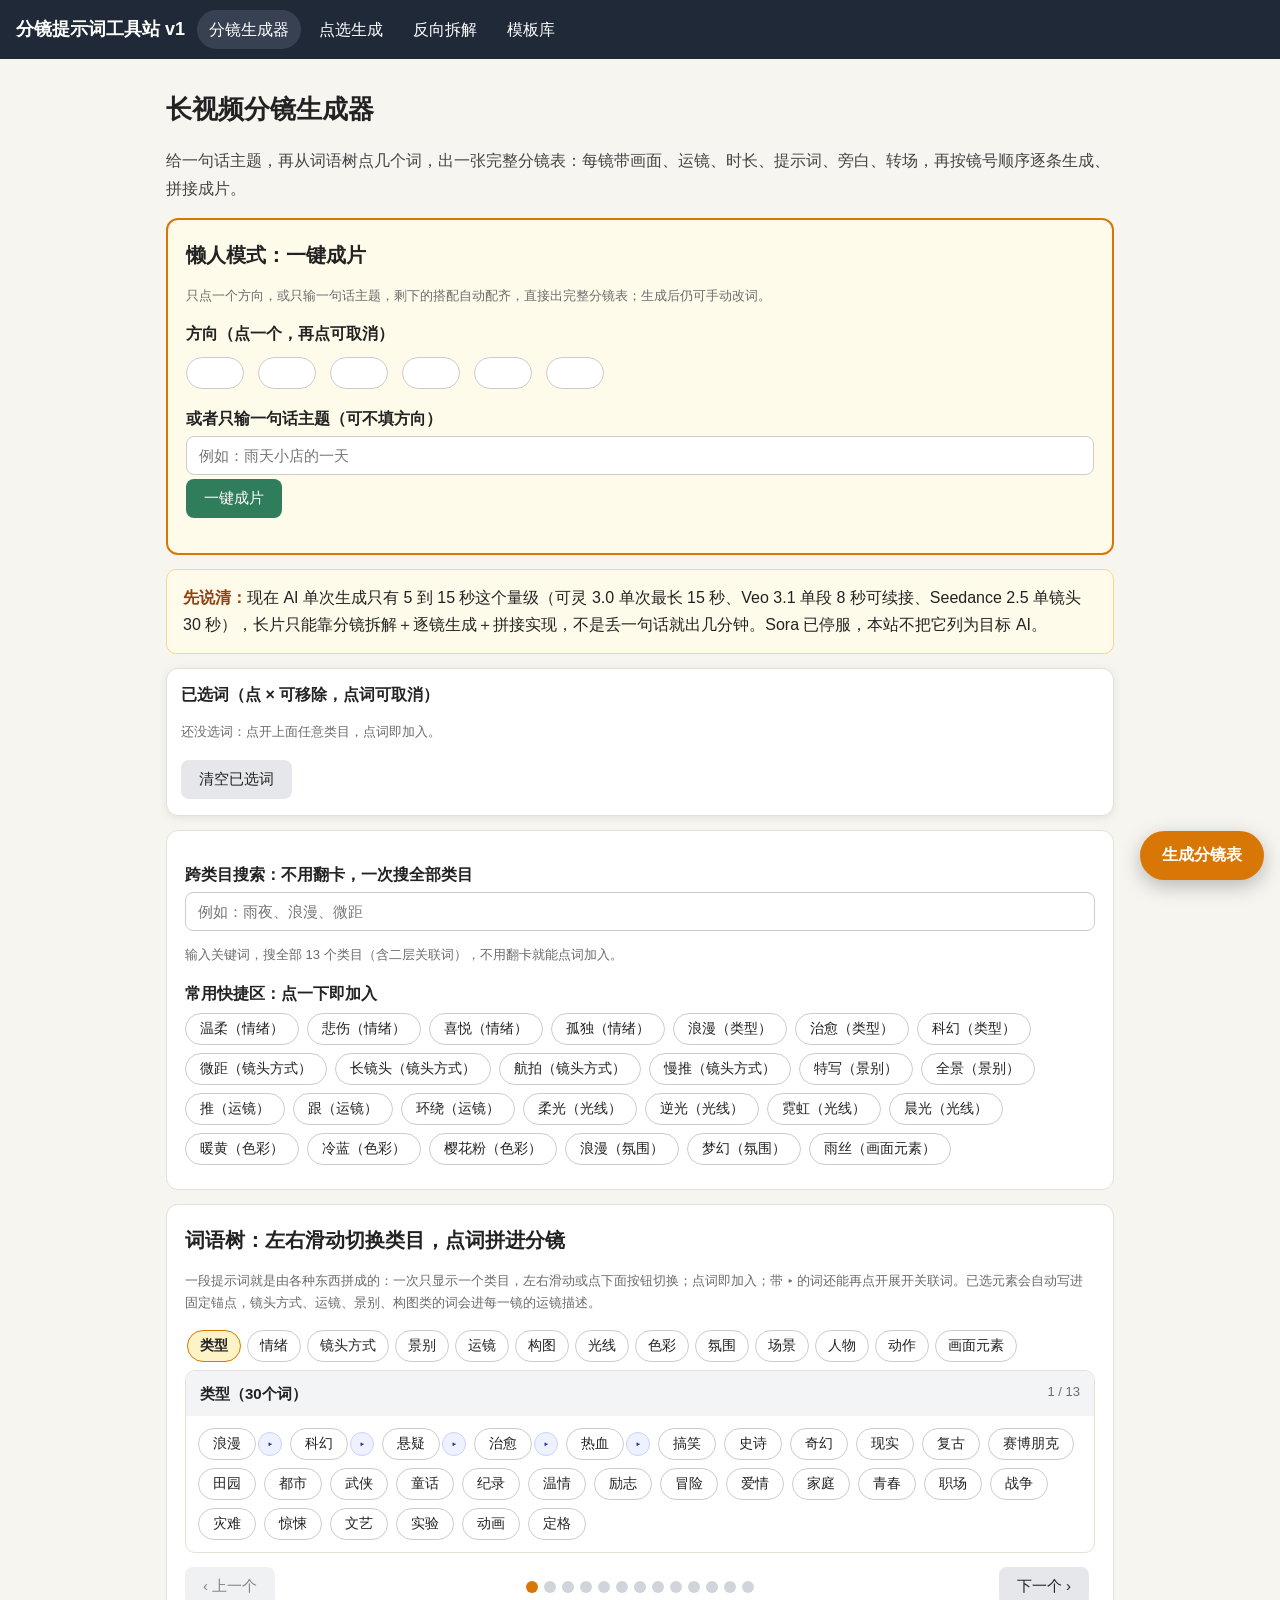
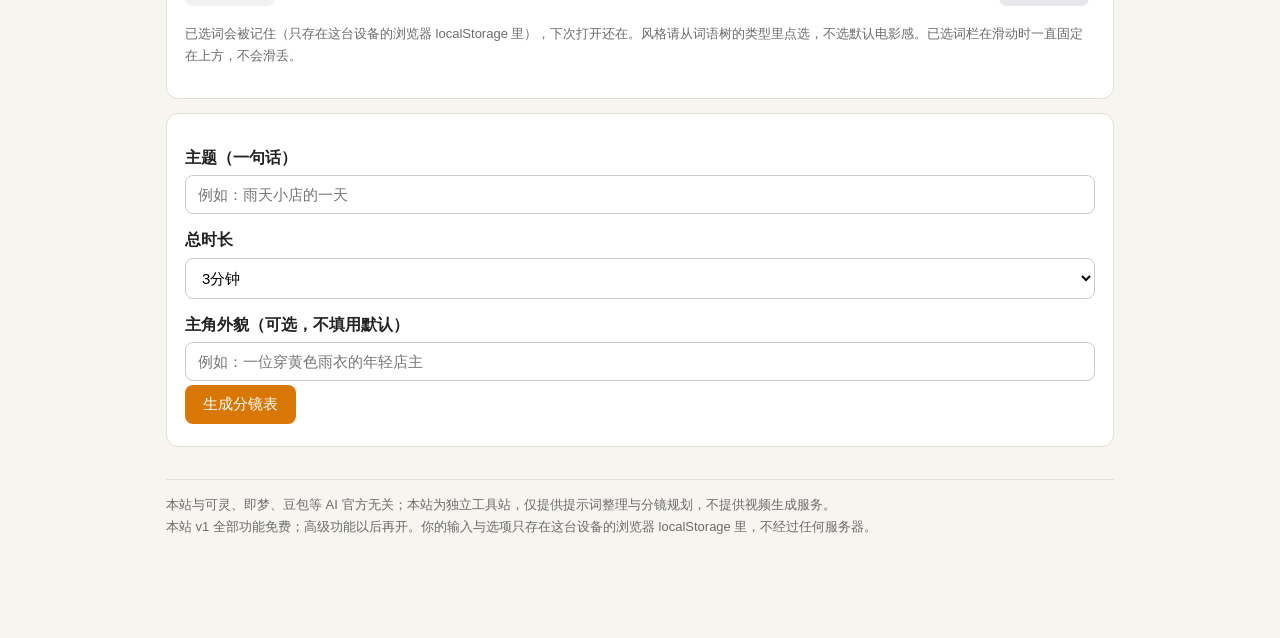
<file: index.html>
<!DOCTYPE html>
<html lang="zh-CN">
<head>
<meta charset="UTF-8">
<meta name="viewport" content="width=device-width, initial-scale=1.0">
<title>长视频分镜生成器｜分镜提示词工具站 v1</title>
<link rel="stylesheet" href="style.css">
</head>
<body>
<header class="topbar">
  <span class="logo">分镜提示词工具站 v1</span>
  <nav>
    <a class="on" href="index.html">分镜生成器</a>
    <a href="generator.html">点选生成</a>
    <a href="decompose.html">反向拆解</a>
    <a href="templates.html">模板库</a>
  </nav>
</header>
<div class="wrap">
  <h1>长视频分镜生成器</h1>
  <p class="lead">给一句话主题，再从词语树点几个词，出一张完整分镜表：每镜带画面、运镜、时长、提示词、旁白、转场，再按镜号顺序逐条生成、拼接成片。</p>

  <div class="card lazycard">
    <h2 style="margin-top:0">懒人模式：一键成片</h2>
    <p class="muted">只点一个方向，或只输一句话主题，剩下的搭配自动配齐，直接出完整分镜表；生成后仍可手动改词。</p>
    <label>方向（点一个，再点可取消）</label>
    <div class="chips" id="lazyDirs"></div>
    <label for="lazyTheme">或者只输一句话主题（可不填方向）</label>
    <input type="text" id="lazyTheme" placeholder="例如：雨天小店的一天">
    <button id="lazyBtn" class="green">一键成片</button>
    <p class="muted" id="lazyNote"></p>
  </div>

  <div class="notice"><b>先说清：</b>现在 AI 单次生成只有 5 到 15 秒这个量级（可灵 3.0 单次最长 15 秒、Veo 3.1 单段 8 秒可续接、Seedance 2.5 单镜头 30 秒），长片只能靠分镜拆解＋逐镜生成＋拼接实现，不是丢一句话就出几分钟。Sora 已停服，本站不把它列为目标 AI。</div>

  <div class="selbar">
    <h3>已选词（点 × 可移除，点词可取消）</h3>
    <div id="selBox"></div>
    <button id="clearBtn" class="secondary">清空已选词</button>
    <div id="recoBox"></div>
  </div>
  <div class="card">
    <label for="treeSearch">跨类目搜索：不用翻卡，一次搜全部类目</label>
    <input type="text" id="treeSearch" placeholder="例如：雨夜、浪漫、微距">
    <div id="searchResults"></div>
    <h3 style="margin-top:14px">常用快捷区：点一下即加入</h3>
    <div id="quickZone" class="quickzone"></div>
  </div>
  <div class="card">
    <h2 style="margin-top:0">词语树：左右滑动切换类目，点词拼进分镜</h2>
    <p class="muted">一段提示词就是由各种东西拼成的：一次只显示一个类目，左右滑动或点下面按钮切换；点词即加入；带 ▸ 的词还能再点开展开关联词。已选元素会自动写进固定锚点，镜头方式、运镜、景别、构图类的词会进每一镜的运镜描述。</p>
    <div id="treeBox"></div>
    <p class="muted">已选词会被记住（只存在这台设备的浏览器 localStorage 里），下次打开还在。风格请从词语树的类型里点选，不选默认电影感。已选词栏在滑动时一直固定在上方，不会滑丢。</p>
  </div>

  <div class="card" id="storyForm">
    <label for="theme">主题（一句话）</label>
    <input type="text" id="theme" placeholder="例如：雨天小店的一天">
    <label for="duration">总时长</label>
    <select id="duration">
      <option>30秒</option>
      <option>1分钟</option>
      <option selected>3分钟</option>
      <option>5分钟</option>
    </select>
    <label for="hero">主角外貌（可选，不填用默认）</label>
    <input type="text" id="hero" placeholder="例如：一位穿黄色雨衣的年轻店主">
    <button id="genBtn">生成分镜表</button>
  </div>

  <div class="card" id="result" style="display:none">
    <h2 style="margin-top:0">分镜表</h2>
    <p id="metaLine" class="muted"></p>
    <div class="anchorbox" id="anchorBox"></div>
    <div class="tablewrap" style="margin-top:12px">
      <table id="shotTable"></table>
    </div>
    <div style="margin-top:12px">
      <button id="copyAllBtn" class="green">一键复制整表</button>
    </div>
    <div class="tip">
      <b>拼接顺序说明：</b>按镜号从 1 到最后一镜，依次把每镜提示词粘贴到 AI 视频工具生成单镜片段（每镜 5–15 秒），全部生成后按镜号顺序拼接成片；相邻两镜可用首尾帧衔接。固定锚点已写进每一镜提示词，帮你锁住主角外貌和画风，防串戏。
    </div>
    <h3>去 AI 视频工具生成</h3>
    <div class="airow" id="aiRow"></div>
  </div>

  <div class="footer" id="footer"></div>
</div>
<button id="fabGen" class="fab" type="button">生成分镜表</button>
<div class="toast" id="toast"></div>
<script src="app.js"></script>
<script src="wordtree.js"></script>
<script src="storyboard.js"></script>
</body>
</html>
</file>
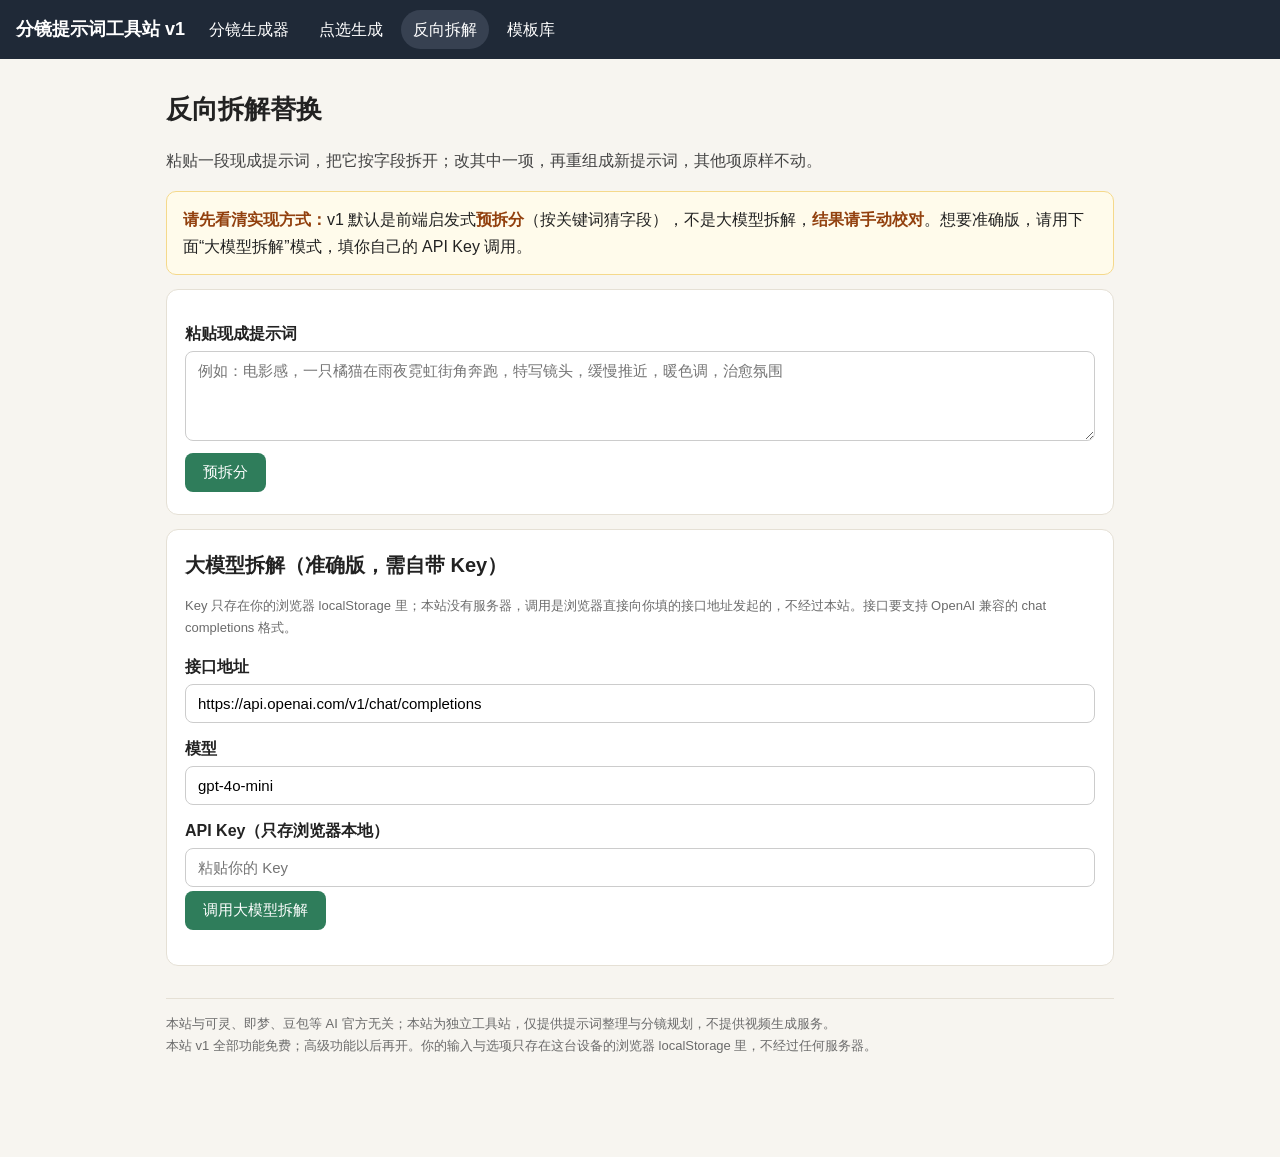
<file: decompose.html>
<!DOCTYPE html>
<html lang="zh-CN">
<head>
<meta charset="UTF-8">
<meta name="viewport" content="width=device-width, initial-scale=1.0">
<title>反向拆解替换｜分镜提示词工具站 v1</title>
<link rel="stylesheet" href="style.css">
</head>
<body>
<header class="topbar">
  <span class="logo">分镜提示词工具站 v1</span>
  <nav>
    <a href="index.html">分镜生成器</a>
    <a href="generator.html">点选生成</a>
    <a class="on" href="decompose.html">反向拆解</a>
    <a href="templates.html">模板库</a>
  </nav>
</header>
<div class="wrap">
  <h1>反向拆解替换</h1>
  <p class="lead">粘贴一段现成提示词，把它按字段拆开；改其中一项，再重组成新提示词，其他项原样不动。</p>

  <div class="notice"><b>请先看清实现方式：</b>v1 默认是前端启发式<b>预拆分</b>（按关键词猜字段），不是大模型拆解，<b>结果请手动校对</b>。想要准确版，请用下面“大模型拆解”模式，填你自己的 API Key 调用。</div>

  <div class="card">
    <label for="srcPrompt">粘贴现成提示词</label>
    <textarea id="srcPrompt" placeholder="例如：电影感，一只橘猫在雨夜霓虹街角奔跑，特写镜头，缓慢推近，暖色调，治愈氛围"></textarea>
    <button id="splitBtn" class="green">预拆分</button>
  </div>

  <div class="card" id="decResult" style="display:none">
    <p id="decNote" class="muted"></p>
    <div id="decFields"></div>
    <div style="margin-top:12px">
      <button id="regroupBtn" class="green">重组（并复制）</button>
      <button id="origBtn" class="secondary">对照原文</button>
      <button id="restoreBtn" class="secondary">把原文放回粘贴框</button>
    </div>
    <div id="regroupBox" style="display:none;margin-top:12px">
      <h3>重组后的提示词</h3>
      <div class="promptbox" id="regrouped"></div>
      <p id="changedNote" class="muted"></p>
    </div>
    <div id="origWrap" style="display:none;margin-top:12px">
      <h3>原文对照（拆解前，一字未动）</h3>
      <div class="promptbox" id="origBox"></div>
    </div>
  </div>

  <div class="card">
    <h2 style="margin-top:0">大模型拆解（准确版，需自带 Key）</h2>
    <p class="muted">Key 只存在你的浏览器 localStorage 里；本站没有服务器，调用是浏览器直接向你填的接口地址发起的，不经过本站。接口要支持 OpenAI 兼容的 chat completions 格式。</p>
    <label for="llmEndpoint">接口地址</label>
    <input type="text" id="llmEndpoint" value="https://api.openai.com/v1/chat/completions">
    <label for="llmModel">模型</label>
    <input type="text" id="llmModel" value="gpt-4o-mini">
    <label for="llmKey">API Key（只存浏览器本地）</label>
    <input type="password" id="llmKey" placeholder="粘贴你的 Key">
    <button id="llmBtn" class="green">调用大模型拆解</button>
    <p id="llmStatus" class="muted"></p>
  </div>

  <div class="footer" id="footer"></div>
</div>
<div class="toast" id="toast"></div>
<script src="app.js"></script>
<script src="decompose.js"></script>
</body>
</html>
</file>
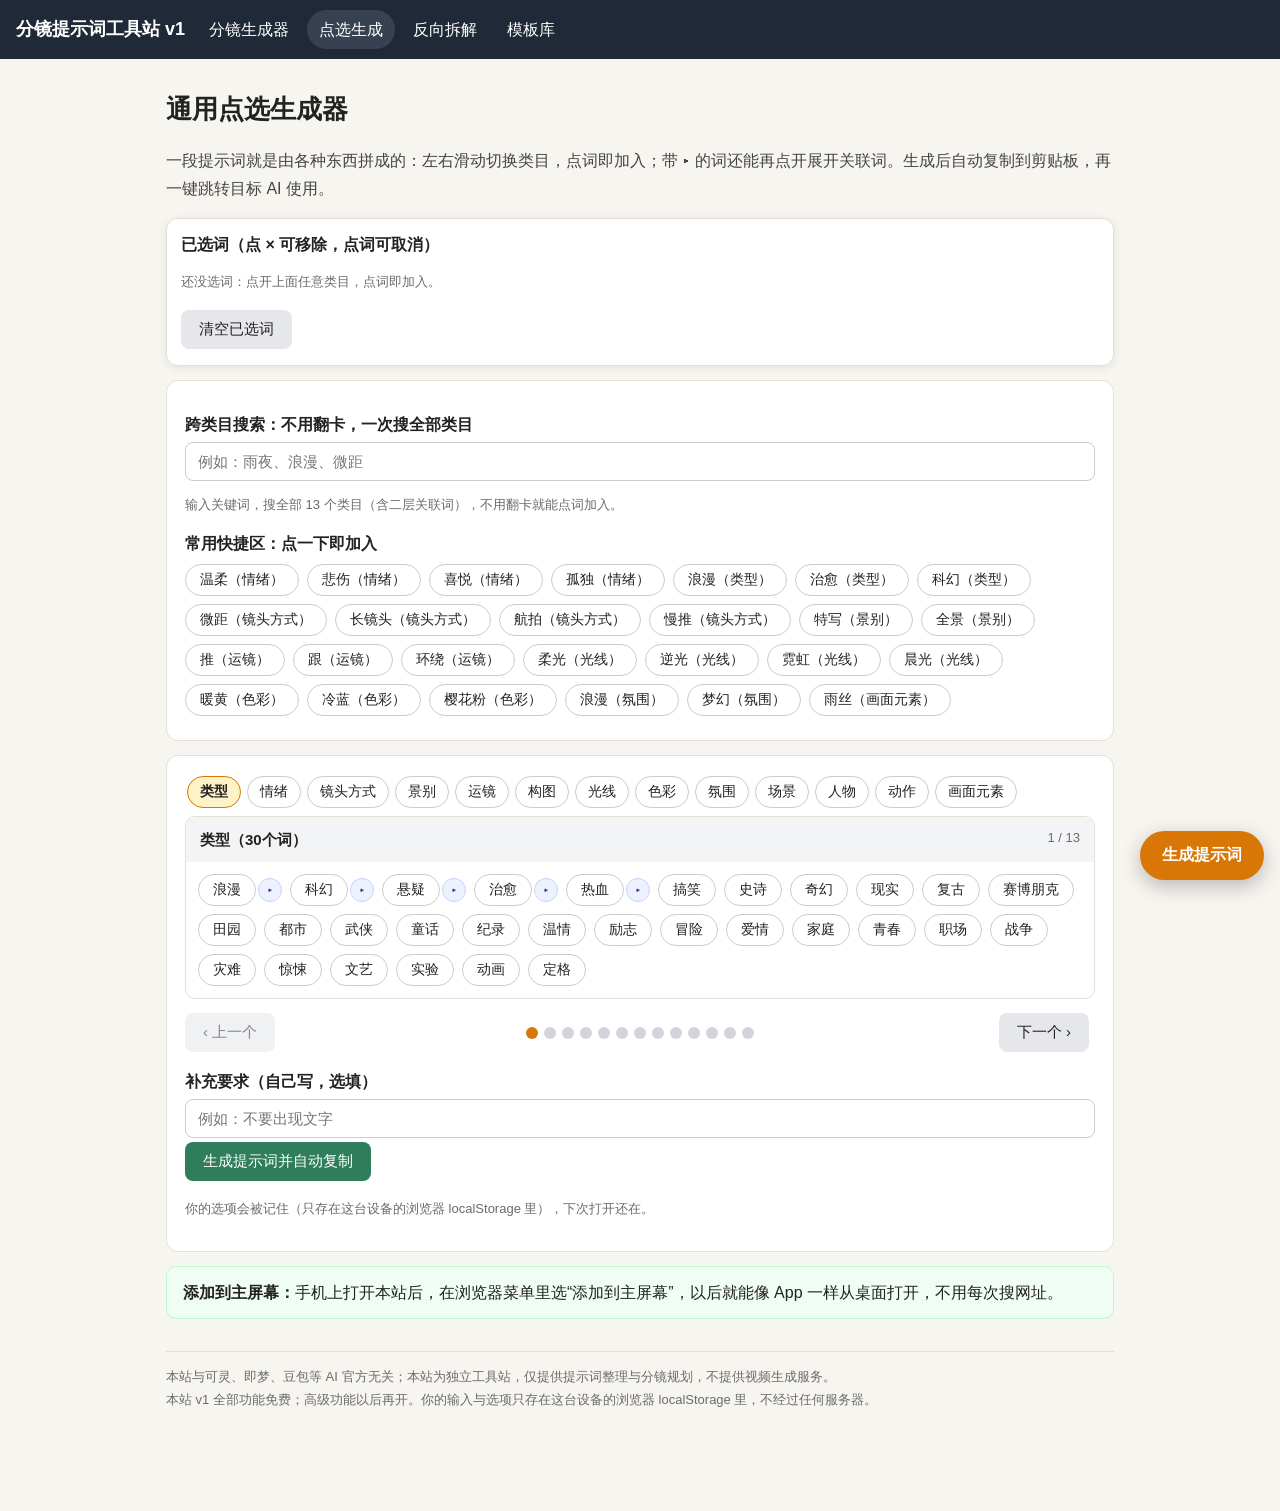
<file: generator.html>
<!DOCTYPE html>
<html lang="zh-CN">
<head>
<meta charset="UTF-8">
<meta name="viewport" content="width=device-width, initial-scale=1.0">
<title>通用点选生成器｜分镜提示词工具站 v1</title>
<link rel="stylesheet" href="style.css">
</head>
<body>
<header class="topbar">
  <span class="logo">分镜提示词工具站 v1</span>
  <nav>
    <a href="index.html">分镜生成器</a>
    <a class="on" href="generator.html">点选生成</a>
    <a href="decompose.html">反向拆解</a>
    <a href="templates.html">模板库</a>
  </nav>
</header>
<div class="wrap">
  <h1>通用点选生成器</h1>
  <p class="lead">一段提示词就是由各种东西拼成的：左右滑动切换类目，点词即加入；带 ▸ 的词还能再点开展开关联词。生成后自动复制到剪贴板，再一键跳转目标 AI 使用。</p>

  <div class="selbar">
    <h3>已选词（点 × 可移除，点词可取消）</h3>
    <div id="selBox"></div>
    <button id="clearBtn" class="secondary">清空已选词</button>
    <div id="recoBox"></div>
  </div>
  <div class="card">
    <label for="treeSearch">跨类目搜索：不用翻卡，一次搜全部类目</label>
    <input type="text" id="treeSearch" placeholder="例如：雨夜、浪漫、微距">
    <div id="searchResults"></div>
    <h3 style="margin-top:14px">常用快捷区：点一下即加入</h3>
    <div id="quickZone" class="quickzone"></div>
  </div>
  <div class="card">
    <div id="treeBox"></div>
    <label for="extraInput">补充要求（自己写，选填）</label>
    <input type="text" id="extraInput" placeholder="例如：不要出现文字">
    <button id="genBtn2" class="green">生成提示词并自动复制</button>
    <p class="muted">你的选项会被记住（只存在这台设备的浏览器 localStorage 里），下次打开还在。</p>
  </div>

  <div class="card" id="genResult" style="display:none">
    <h2 style="margin-top:0">生成的提示词</h2>
    <div class="promptbox" id="genOutput"></div>
    <h3>去 AI 视频工具生成</h3>
    <div class="airow" id="genAiRow"></div>
  </div>

  <div class="tip">
    <b>添加到主屏幕：</b>手机上打开本站后，在浏览器菜单里选“添加到主屏幕”，以后就能像 App 一样从桌面打开，不用每次搜网址。
  </div>

  <div class="footer" id="footer"></div>
</div>
<button id="fabGen2" class="fab" type="button">生成提示词</button>
<div class="toast" id="toast"></div>
<script src="app.js"></script>
<script src="wordtree.js"></script>
<script src="generator.js"></script>
</body>
</html>
</file>
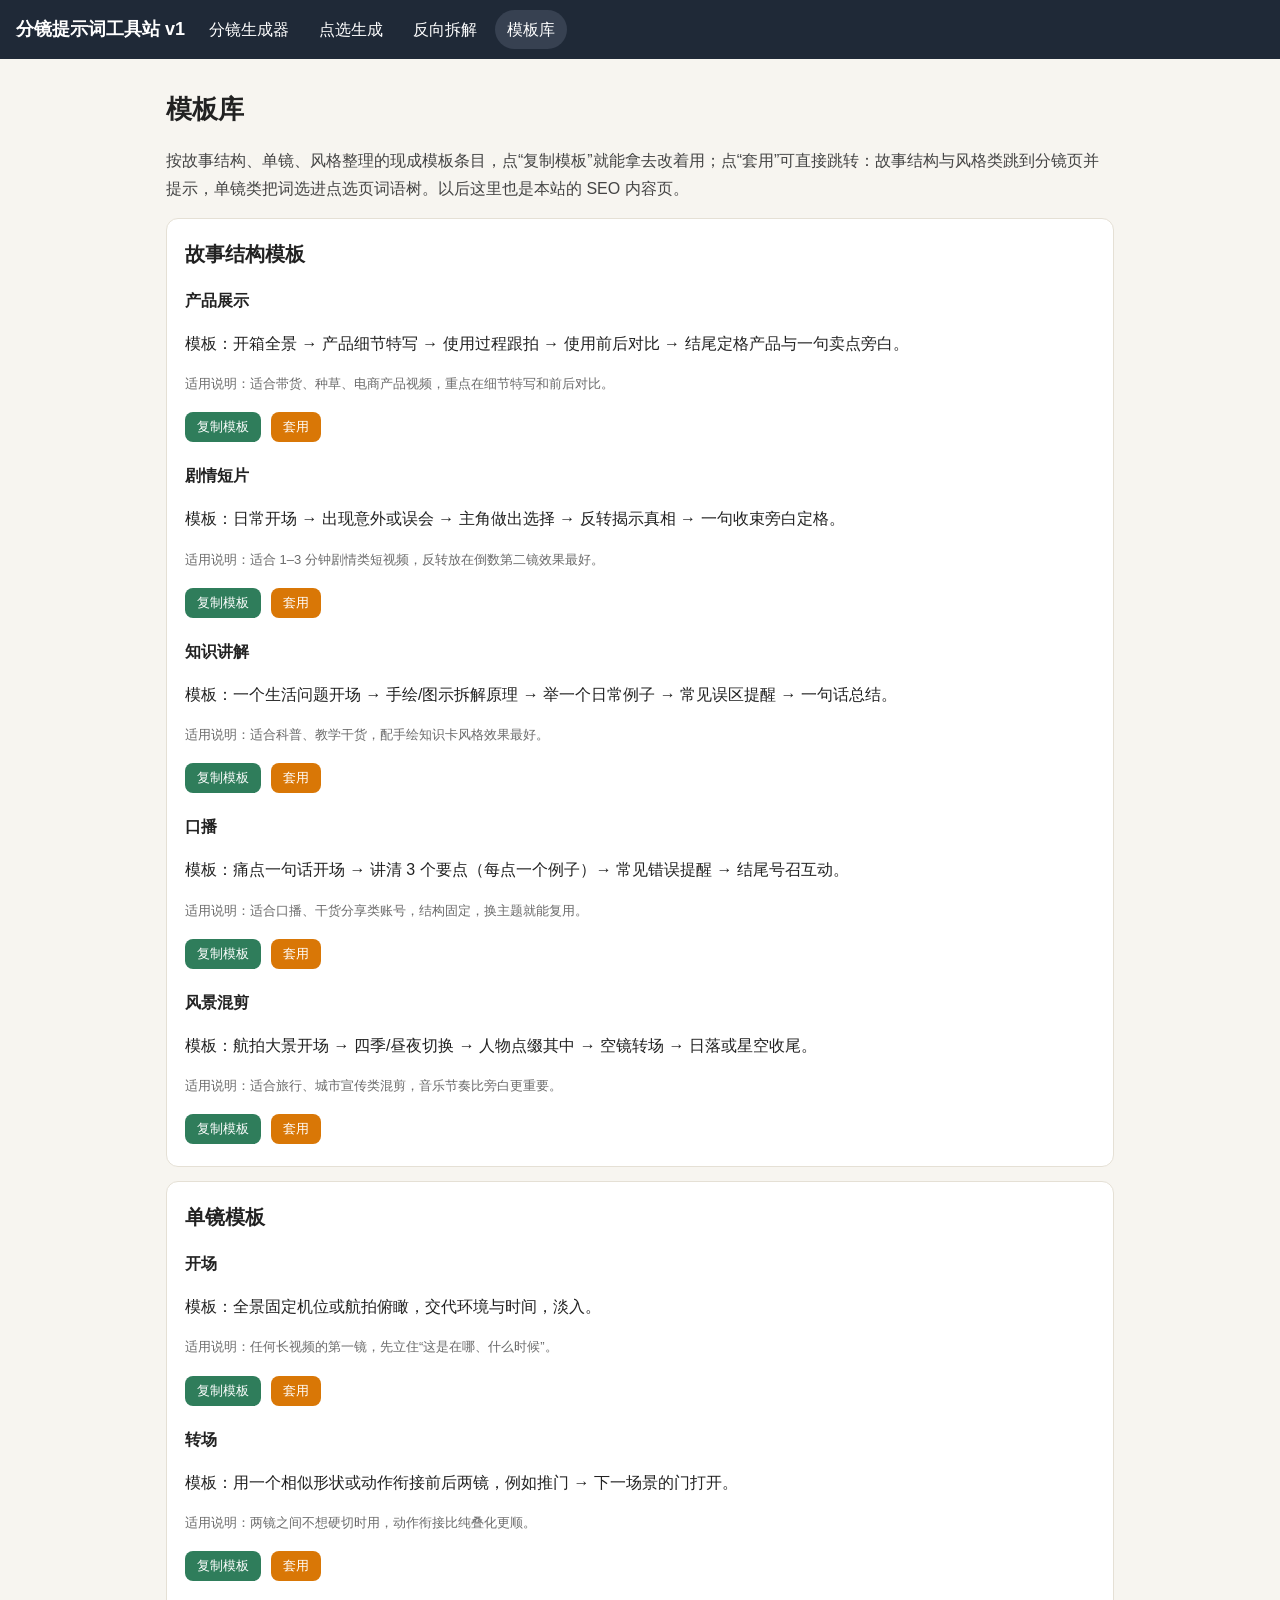
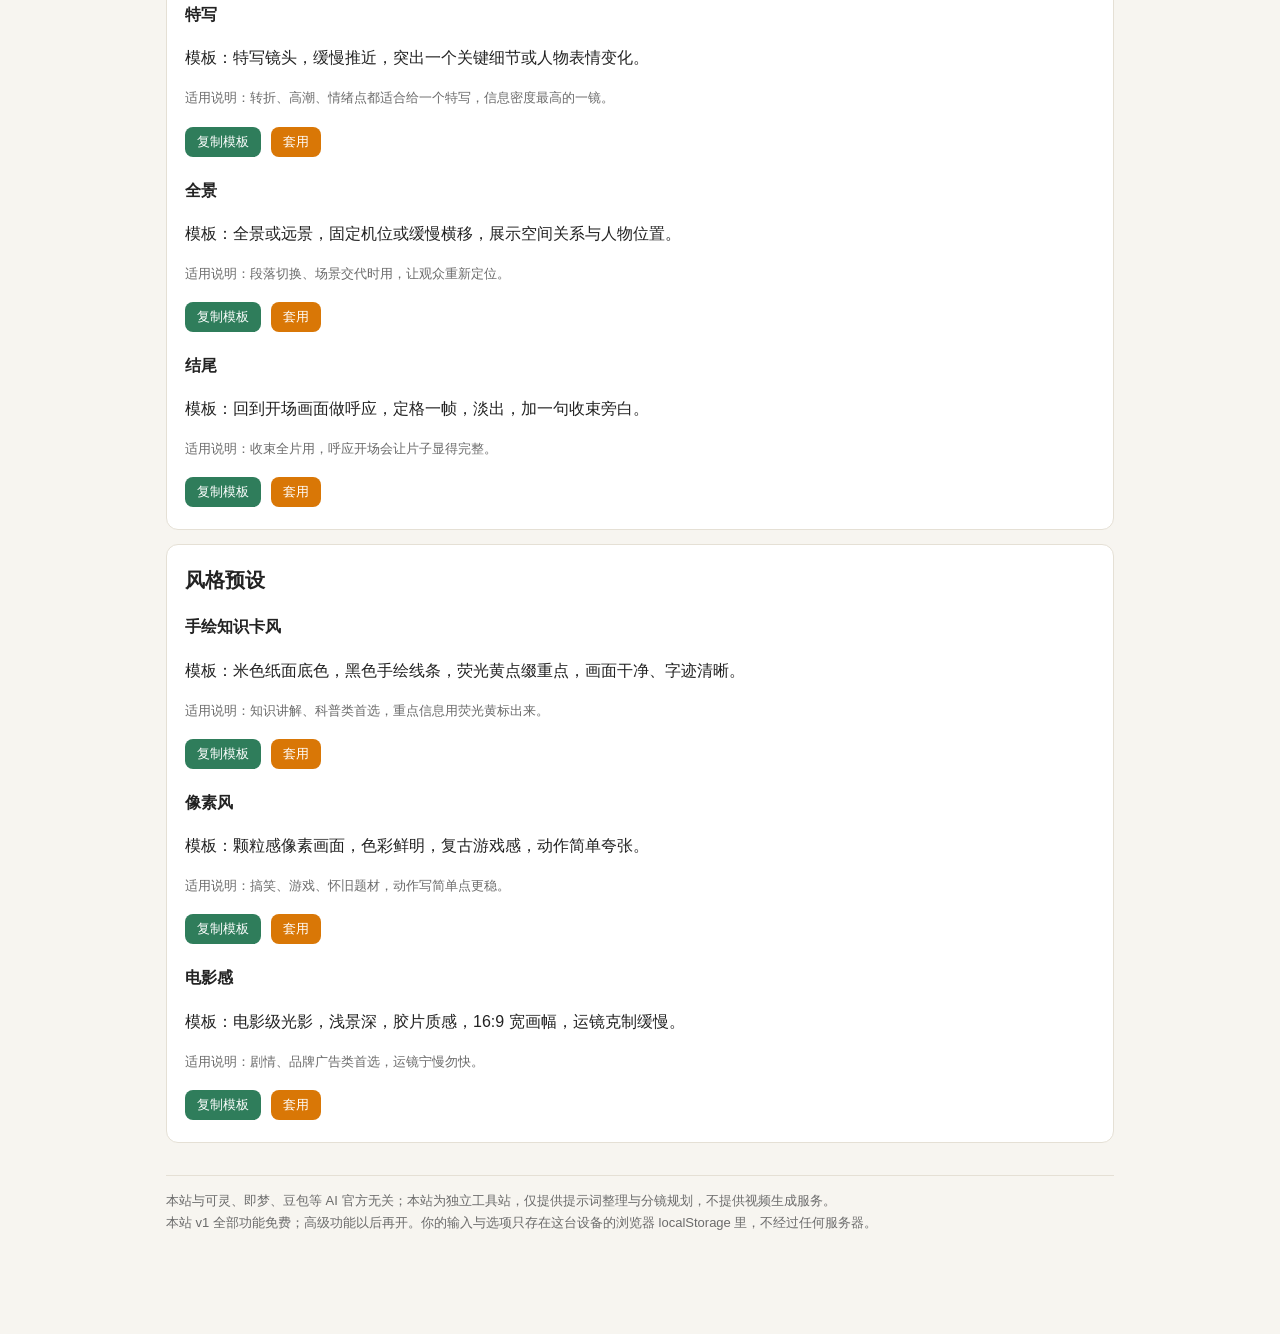
<file: templates.html>
<!DOCTYPE html>
<html lang="zh-CN">
<head>
<meta charset="UTF-8">
<meta name="viewport" content="width=device-width, initial-scale=1.0">
<title>模板库｜分镜提示词工具站 v1</title>
<link rel="stylesheet" href="style.css">
</head>
<body>
<header class="topbar">
  <span class="logo">分镜提示词工具站 v1</span>
  <nav>
    <a href="index.html">分镜生成器</a>
    <a href="generator.html">点选生成</a>
    <a href="decompose.html">反向拆解</a>
    <a class="on" href="templates.html">模板库</a>
  </nav>
</header>
<div class="wrap">
  <h1>模板库</h1>
  <p class="lead">按故事结构、单镜、风格整理的现成模板条目，点“复制模板”就能拿去改着用；点“套用”可直接跳转：故事结构与风格类跳到分镜页并提示，单镜类把词选进点选页词语树。以后这里也是本站的 SEO 内容页。</p>

  <div class="card">
    <h2 style="margin-top:0">故事结构模板</h2>

    <h3>产品展示</h3>
    <p>模板：开箱全景 → 产品细节特写 → 使用过程跟拍 → 使用前后对比 → 结尾定格产品与一句卖点旁白。</p>
    <p class="muted">适用说明：适合带货、种草、电商产品视频，重点在细节特写和前后对比。</p>
    <button class="small green" onclick="copyText('开箱全景，产品登场；细节特写，展示材质与做工；使用过程跟拍；使用前后对比；结尾定格产品与一句卖点旁白。','模板已复制')">复制模板</button>
    <button class="small" onclick="applyTemplateToBoard('已选好故事结构，在上方选词、写一句主题即可生成')">套用</button>

    <h3>剧情短片</h3>
    <p>模板：日常开场 → 出现意外或误会 → 主角做出选择 → 反转揭示真相 → 一句收束旁白定格。</p>
    <p class="muted">适用说明：适合 1–3 分钟剧情类短视频，反转放在倒数第二镜效果最好。</p>
    <button class="small green" onclick="copyText('日常开场，交代人物与环境；出现意外或误会；主角做出选择；反转揭示真相；一句收束旁白定格。','模板已复制')">复制模板</button>
    <button class="small" onclick="applyTemplateToBoard('已选好故事结构，在上方选词、写一句主题即可生成')">套用</button>

    <h3>知识讲解</h3>
    <p>模板：一个生活问题开场 → 手绘/图示拆解原理 → 举一个日常例子 → 常见误区提醒 → 一句话总结。</p>
    <p class="muted">适用说明：适合科普、教学干货，配手绘知识卡风格效果最好。</p>
    <button class="small green" onclick="copyText('一个生活问题开场；手绘图示拆解原理；举一个日常例子；常见误区提醒；一句话总结。','模板已复制')">复制模板</button>
    <button class="small" onclick="applyTemplateToBoard('已选好故事结构，在上方选词、写一句主题即可生成')">套用</button>

    <h3>口播</h3>
    <p>模板：痛点一句话开场 → 讲清 3 个要点（每点一个例子）→ 常见错误提醒 → 结尾号召互动。</p>
    <p class="muted">适用说明：适合口播、干货分享类账号，结构固定，换主题就能复用。</p>
    <button class="small green" onclick="copyText('痛点一句话开场；讲清 3 个要点，每点一个例子；常见错误提醒；结尾号召互动。','模板已复制')">复制模板</button>
    <button class="small" onclick="applyTemplateToBoard('已选好故事结构，在上方选词、写一句主题即可生成')">套用</button>

    <h3>风景混剪</h3>
    <p>模板：航拍大景开场 → 四季/昼夜切换 → 人物点缀其中 → 空镜转场 → 日落或星空收尾。</p>
    <p class="muted">适用说明：适合旅行、城市宣传类混剪，音乐节奏比旁白更重要。</p>
    <button class="small green" onclick="copyText('航拍大景开场；四季或昼夜切换；人物点缀其中；空镜转场；日落或星空收尾。','模板已复制')">复制模板</button>
    <button class="small" onclick="applyTemplateToBoard('已选好故事结构，在上方选词、写一句主题即可生成')">套用</button>
  </div>

  <div class="card">
    <h2 style="margin-top:0">单镜模板</h2>

    <h3>开场</h3>
    <p>模板：全景固定机位或航拍俯瞰，交代环境与时间，淡入。</p>
    <p class="muted">适用说明：任何长视频的第一镜，先立住“这是在哪、什么时候”。</p>
    <button class="small green" onclick="copyText('全景固定机位，交代环境与时间，淡入。','模板已复制')">复制模板</button>
    <button class="small" onclick="applyTemplateToPick([{cat:'shot',word:'远景'},{cat:'camera',word:'推'}], 'shot')">套用</button>

    <h3>转场</h3>
    <p>模板：用一个相似形状或动作衔接前后两镜，例如推门 → 下一场景的门打开。</p>
    <p class="muted">适用说明：两镜之间不想硬切时用，动作衔接比纯叠化更顺。</p>
    <button class="small green" onclick="copyText('用一个相似形状或动作衔接前后两镜，例如推门后切到下一场景的门打开。','模板已复制')">复制模板</button>
    <button class="small" onclick="applyTemplateToPick([{cat:'lens',word:'空镜'},{cat:'camera',word:'跳切'}], 'lens')">套用</button>

    <h3>特写</h3>
    <p>模板：特写镜头，缓慢推近，突出一个关键细节或人物表情变化。</p>
    <p class="muted">适用说明：转折、高潮、情绪点都适合给一个特写，信息密度最高的一镜。</p>
    <button class="small green" onclick="copyText('特写镜头，缓慢推近，突出一个关键细节或人物表情变化。','模板已复制')">复制模板</button>
    <button class="small" onclick="applyTemplateToPick([{cat:'shot',word:'特写'},{cat:'lens',word:'微距'}], 'shot')">套用</button>

    <h3>全景</h3>
    <p>模板：全景或远景，固定机位或缓慢横移，展示空间关系与人物位置。</p>
    <p class="muted">适用说明：段落切换、场景交代时用，让观众重新定位。</p>
    <button class="small green" onclick="copyText('全景或远景，固定机位或缓慢横移，展示空间关系与人物位置。','模板已复制')">复制模板</button>
    <button class="small" onclick="applyTemplateToPick([{cat:'shot',word:'全景'}], 'shot')">套用</button>

    <h3>结尾</h3>
    <p>模板：回到开场画面做呼应，定格一帧，淡出，加一句收束旁白。</p>
    <p class="muted">适用说明：收束全片用，呼应开场会让片子显得完整。</p>
    <button class="small green" onclick="copyText('回到开场画面做呼应，定格一帧，淡出，加一句收束旁白。','模板已复制')">复制模板</button>
    <button class="small" onclick="applyTemplateToPick([{cat:'camera',word:'拉'},{cat:'lens',word:'空镜'}], 'camera')">套用</button>
  </div>

  <div class="card">
    <h2 style="margin-top:0">风格预设</h2>

    <h3>手绘知识卡风</h3>
    <p>模板：米色纸面底色，黑色手绘线条，荧光黄点缀重点，画面干净、字迹清晰。</p>
    <p class="muted">适用说明：知识讲解、科普类首选，重点信息用荧光黄标出来。</p>
    <button class="small green" onclick="copyText('手绘知识卡风格，米色纸面底色，黑色手绘线条，荧光黄点缀重点，画面干净、字迹清晰。','模板已复制')">复制模板</button>
    <button class="small" onclick="applyTemplateToBoard('已选好风格，在上方选词、写一句主题即可生成')">套用</button>

    <h3>像素风</h3>
    <p>模板：颗粒感像素画面，色彩鲜明，复古游戏感，动作简单夸张。</p>
    <p class="muted">适用说明：搞笑、游戏、怀旧题材，动作写简单点更稳。</p>
    <button class="small green" onclick="copyText('像素风，颗粒感像素画面，色彩鲜明，复古游戏感，动作简单夸张。','模板已复制')">复制模板</button>
    <button class="small" onclick="applyTemplateToBoard('已选好风格，在上方选词、写一句主题即可生成')">套用</button>

    <h3>电影感</h3>
    <p>模板：电影级光影，浅景深，胶片质感，16:9 宽画幅，运镜克制缓慢。</p>
    <p class="muted">适用说明：剧情、品牌广告类首选，运镜宁慢勿快。</p>
    <button class="small green" onclick="copyText('电影感，电影级光影，浅景深，胶片质感，16:9 宽画幅，运镜克制缓慢。','模板已复制')">复制模板</button>
    <button class="small" onclick="applyTemplateToBoard('已选好风格，在上方选词、写一句主题即可生成')">套用</button>
  </div>

  <div class="footer" id="footer"></div>
</div>
<div class="toast" id="toast"></div>
<script src="app.js"></script>
<script src="wordtree.js"></script>
<script>
/* 模板套用（以预览版为准）：分镜类（故事结构、风格）只跳转＋提示、不加词；
   点选类单镜才往点选树加词并定位轮播到首词类目。 */
function applyTemplateToBoard(note) {
  try { sessionStorage.setItem("prompttool_tpl_note", note); } catch (e) {}
  location.href = "index.html";
}
function applyTemplateToPick(words, firstCatId) {
  try {
    var o = JSON.parse(localStorage.getItem("prompttool_tree_gen") || "{}");
    var sel = o.selected || [];
    words.forEach(function (w) {
      if (!sel.some(function (s) { return s.cat === w.cat && s.word === w.word; })) sel.push(w);
    });
    o.selected = sel;
    localStorage.setItem("prompttool_tree_gen", JSON.stringify(o));
    var idx = 0;
    for (var i = 0; i < WORD_TREE.length; i++) if (WORD_TREE[i].id === firstCatId) { idx = i; break; }
    sessionStorage.setItem("prompttool_deck_index", String(idx));
    sessionStorage.setItem("prompttool_tpl_note", "已把模板用到的词选进词语树，去点选生成里继续补齐");
  } catch (e) {}
  location.href = "generator.html";
}
</script>
</body>
</html>
</file>
<file: style.css>
/* 结构化提示词工具站 v1 —— 纯静态样式，无构建步骤 */
:root{
  --bg:#f7f5f0; --card:#ffffff; --ink:#222222; --muted:#6b6b6b;
  --line:#e5e0d5; --accent:#d97706; --accent-soft:#fef3c7;
  --green:#2f7d5b; --red:#b42318;
}
*{box-sizing:border-box}
body{margin:0;background:var(--bg);color:var(--ink);font-family:-apple-system,BlinkMacSystemFont,"PingFang SC","Hiragino Sans GB","Microsoft YaHei",sans-serif;line-height:1.7}
a{color:#1a5fb4}
.topbar{background:#1f2937;color:#fff;padding:10px 16px;display:flex;flex-wrap:wrap;gap:12px;align-items:center}
.topbar .logo{font-weight:700;font-size:18px}
.topbar nav{display:flex;flex-wrap:wrap;gap:6px}
.topbar nav a{color:#fff;text-decoration:none;padding:6px 12px;border-radius:20px}
.topbar nav a.on,.topbar nav a:hover{background:#374151}
.wrap{max-width:980px;margin:0 auto;padding:20px 16px 40px}
h1{font-size:26px;margin:8px 0}
h2{font-size:20px;margin:28px 0 10px}
h3{font-size:16px;margin:16px 0 6px}
.lead{color:#444}
.card{background:var(--card);border:1px solid var(--line);border-radius:12px;padding:18px;margin:14px 0}
.notice{background:#fffbeb;border:1px solid #f5d98b;border-radius:10px;padding:14px 16px;margin:14px 0}
.notice b{color:#92400e}
.warn{background:#fef2f2;border:1px solid #fecaca;border-radius:10px;padding:12px 16px;margin:14px 0}
.tip{background:#f0fdf4;border:1px solid #bbf7d0;border-radius:10px;padding:12px 16px;margin:14px 0}
label{display:block;font-weight:600;margin:12px 0 4px}
input[type=text],input[type=password],textarea,select{width:100%;padding:10px 12px;border:1px solid #ccc;border-radius:8px;font-size:15px;background:#fff}
textarea{min-height:90px;resize:vertical}
.chips{display:flex;flex-wrap:wrap;gap:8px;margin:6px 0}
.chip{border:1px solid #ccc;background:#fff;border-radius:20px;padding:6px 14px;cursor:pointer;font-size:14px}
.chip:hover{border-color:var(--accent)}
.chip.on{background:var(--accent-soft);border-color:var(--accent);font-weight:600}
button,.btn{display:inline-block;border:0;border-radius:8px;padding:10px 18px;font-size:15px;cursor:pointer;background:var(--accent);color:#fff;text-decoration:none;margin:4px 6px 4px 0}
button.secondary,.btn.secondary{background:#e5e7eb;color:#222}
button.green,.btn.green{background:var(--green)}
button.small{padding:6px 12px;font-size:13px}
button:disabled{opacity:.55;cursor:default}
.airow{display:flex;flex-wrap:wrap;gap:8px;margin:10px 0}
.airow .btn{margin:0}
table{width:100%;border-collapse:collapse;font-size:14px}
th,td{border:1px solid var(--line);padding:8px;vertical-align:top;text-align:left}
th{background:#f3f4f6}
.tablewrap{overflow-x:auto}
.promptbox{background:#111827;color:#f9fafb;border-radius:10px;padding:14px;white-space:pre-wrap;word-break:break-word;font-size:14px}
.anchorbox{background:var(--accent-soft);border:1px dashed var(--accent);border-radius:10px;padding:12px 14px}
.dim{margin:14px 0}
.dim h3{margin-bottom:6px}
.tag{display:inline-block;background:#eef2ff;border:1px solid #c7d2fe;border-radius:6px;padding:2px 8px;font-size:12px;margin-right:6px;color:#3730a3}
.muted{color:var(--muted);font-size:13px}
.footer{border-top:1px solid var(--line);margin-top:32px;padding-top:14px;color:var(--muted);font-size:13px}
.toast{position:fixed;left:50%;bottom:24px;transform:translateX(-50%);background:#111827;color:#fff;padding:10px 18px;border-radius:20px;font-size:14px;display:none;z-index:99}
.fieldrow{display:grid;grid-template-columns:120px 1fr;gap:8px;align-items:start;margin:8px 0}
.fieldrow b{padding-top:8px}
/* 词语树 */
.tree-cat{border:1px solid var(--line);border-radius:10px;margin:10px 0;overflow:hidden}
.tree-head{width:100%;text-align:left;background:#f3f4f6;color:#222;border:0;padding:10px 14px;font-size:15px;font-weight:600;cursor:pointer;margin:0;border-radius:0}
.tree-words{display:flex;flex-wrap:wrap;gap:8px;padding:12px}
.wordwrap{display:inline-flex;align-items:center;gap:2px}
.word{border:1px solid #ccc;background:#fff;border-radius:20px;padding:6px 14px;cursor:pointer;font-size:14px;margin:0;color:#222}
.word:hover{border-color:var(--accent)}
.word.on{background:var(--accent-soft);border-color:var(--accent);font-weight:600}
.expbtn{background:#eef2ff;color:#3730a3;border:1px solid #c7d2fe;border-radius:50%;width:24px;height:24px;padding:0;font-size:12px;margin:0;line-height:1;cursor:pointer}
.children{flex-basis:100%;display:flex;flex-wrap:wrap;gap:8px;padding:6px 0 6px 18px;border-left:2px dashed var(--line);margin-left:8px}
.childword{background:#f9fafb}
.selchips{display:flex;flex-wrap:wrap;gap:8px;margin:8px 0}
.selchip{background:var(--accent-soft);border:1px solid var(--accent);border-radius:20px;padding:6px 8px 6px 14px;font-size:14px}
.selchip button{background:none;color:#92400e;border:0;padding:0 2px;margin:0 0 0 6px;font-size:16px;cursor:pointer;line-height:1}
@media(max-width:640px){.fieldrow{grid-template-columns:1fr}.fieldrow b{padding-top:0}}
/* 词语树滑动卡片：一次只显示一个类目，左右滑动切换 */
.deck-tabs{display:flex;gap:6px;overflow-x:auto;padding:2px 2px 8px;-webkit-overflow-scrolling:touch}
.deck-tab{white-space:nowrap;border:1px solid #ccc;background:#fff;border-radius:20px;padding:6px 12px;font-size:14px;margin:0;color:#222;cursor:pointer;flex-shrink:0}
.deck-tab.on{background:var(--accent-soft);border-color:var(--accent);font-weight:600}
.deck-viewport{overflow:hidden;touch-action:pan-y;user-select:none;-webkit-user-select:none}
.deck-track{display:flex;transition:transform .25s ease}
.deck-card{flex:0 0 100%;min-width:0;border:1px solid var(--line);border-radius:10px;overflow:hidden}
.deck-card-head{background:#f3f4f6;padding:10px 14px;font-weight:600;font-size:15px}
.selcnt{display:inline-block;background:var(--accent-soft);border:1px solid var(--accent);color:#92400e;border-radius:20px;padding:0 8px;font-size:13px;margin-left:8px}
.deck-pos{float:right;color:var(--muted);font-weight:400;font-size:13px}
.deck-words{display:flex;flex-wrap:wrap;gap:8px;padding:12px;max-height:340px;overflow-y:auto;touch-action:pan-y}
.deck-nav{display:flex;align-items:center;justify-content:space-between;gap:10px;margin-top:10px}
.deck-dots{display:flex;gap:6px;flex-wrap:wrap;justify-content:center;flex:1}
.deck-dot{width:12px;height:12px;border-radius:50%;border:0;background:#d1d5db;padding:0;margin:0;cursor:pointer;flex-shrink:0}
.deck-dot.on{background:var(--accent)}
/* 已选词栏：吸顶固定在卡片上方，滑动时始终可见 */
.selbar{position:sticky;top:0;z-index:40;background:var(--card);border:1px solid var(--line);border-radius:12px;padding:12px 14px;margin:14px 0;box-shadow:0 2px 10px rgba(0,0,0,.08)}
.selbar h3{margin-top:0}
/* 便捷功能：懒人模式、搜索、快捷区、搭配推荐、悬浮生成按钮 */
.lazycard{border:2px solid var(--accent);background:#fffbeb}
.quickzone{display:flex;flex-wrap:wrap;gap:8px;margin:6px 0}
.search-group{margin:10px 0}
.search-group-head{font-weight:600;font-size:14px;margin-bottom:6px}
.search-group .word{margin:0 6px 6px 0}
.reco{display:flex;flex-wrap:wrap;gap:8px;align-items:center;margin-top:10px;padding-top:10px;border-top:1px dashed var(--line)}
.reco-label{font-weight:600;font-size:14px}
.recoword{background:#f0fdf4}
.fab{position:fixed;right:16px;bottom:20px;z-index:90;padding:14px 22px;font-size:16px;font-weight:700;border-radius:999px;box-shadow:0 6px 20px rgba(0,0,0,.25);margin:0}
.wrap{padding-bottom:100px}
</file>
